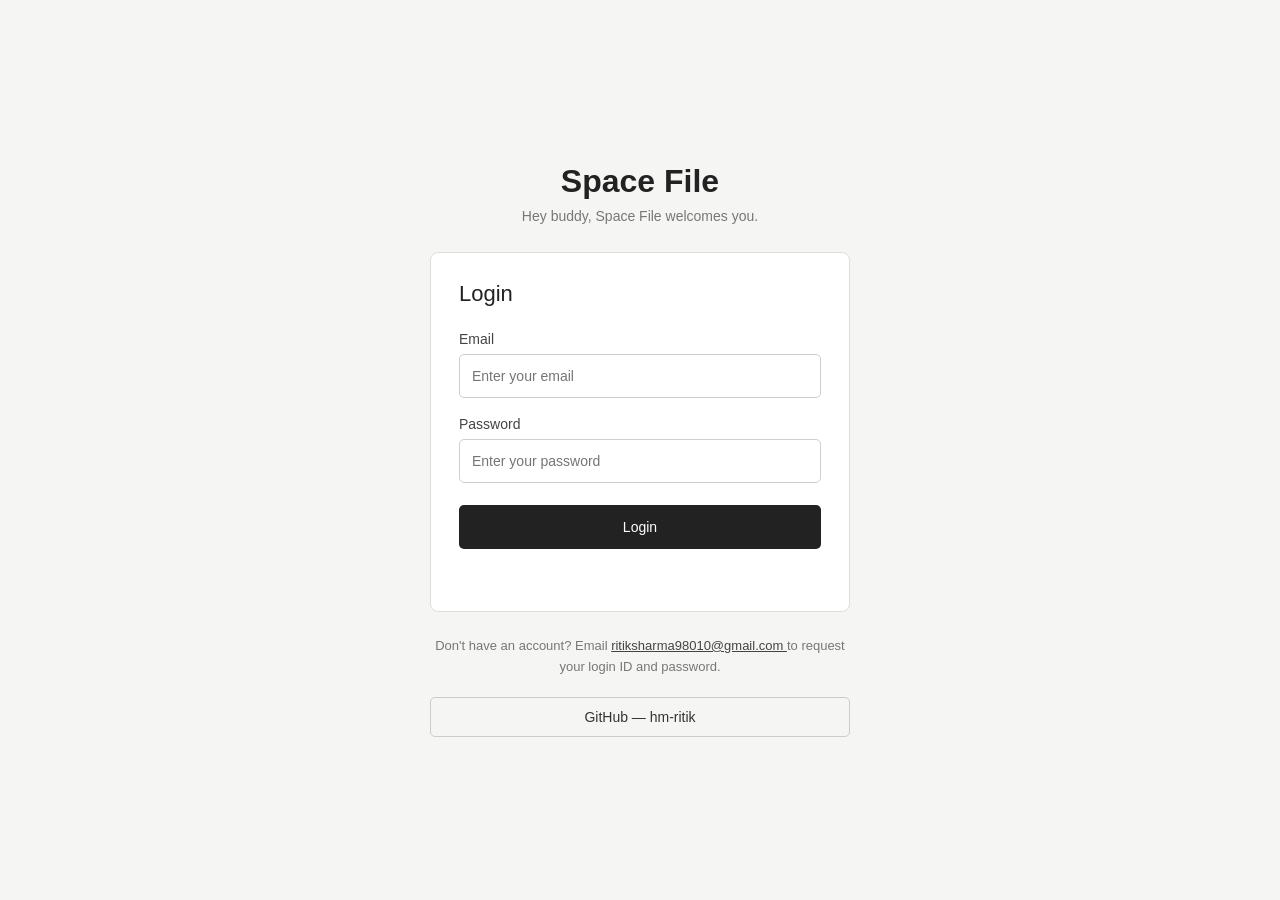
<file: frontend/app/index.html>
<!DOCTYPE html>
<html lang="en">
<head>
    <meta charset="UTF-8">
    <meta name="viewport" content="width=device-width, initial-scale=1.0">

    <title>Space File</title>

    <link rel="stylesheet" href="css/style.css">
</head>

<body>

    <main class="auth-page">

        <section class="login-container">

            <div class="brand">
                <h1>Space File</h1>
                <p>Hey buddy, Space File welcomes you.</p>
            </div>

            <div class="login-card">

                <h2>Login</h2>

                <form id="loginForm">

                    <div class="form-group">
                        <label for="email">Email</label>

                        <input
                            type="email"
                            id="email"
                            placeholder="Enter your email"
                            autocomplete="email"
                            required
                        >
                    </div>

                    <div class="form-group">
                        <label for="password">Password</label>

                        <input
                            type="password"
                            id="password"
                            placeholder="Enter your password"
                            autocomplete="current-password"
                            required
                        >
                    </div>

                    <button type="submit" id="loginButton">
                        Login
                    </button>

                    <p id="loginMessage" class="message"></p>

                </form>

            </div>

            <p class="account-help">
                Don't have an account?
                Email
                <a href="mailto:ritiksharma98010@gmail.com">
                    ritiksharma98010@gmail.com
                </a>
                to request your login ID and password.
            </p>

            <a
                class="github-link"
                href="https://github.com/hm-ritik"
                target="_blank"
                rel="noopener noreferrer"
            >
                GitHub — hm-ritik
            </a>

        </section>

    </main>

    <script src="js/api.js"></script>
    <script src="js/auth.js"></script>

</body>
</html>
</file>
<file: frontend/app/css/style.css>
* {
    box-sizing: border-box;
    margin: 0;
    padding: 0;
}

body {
    font-family: Arial, Helvetica, sans-serif;
    background: #f5f5f3;
    color: #222;
}

.auth-page {
    min-height: 100vh;
    display: flex;
    justify-content: center;
    align-items: center;
    padding: 30px 20px;
}

.login-container {
    width: 100%;
    max-width: 420px;
}

.brand {
    text-align: center;
    margin-bottom: 28px;
}

.brand h1 {
    font-size: 32px;
    font-weight: 600;
    margin-bottom: 8px;
}

.brand p {
    color: #777;
    font-size: 14px;
}

.login-card {
    background: #ffffff;
    border: 1px solid #dedede;
    border-radius: 8px;
    padding: 28px;
}

.login-card h2 {
    font-size: 22px;
    font-weight: 500;
    margin-bottom: 24px;
}

.form-group {
    margin-bottom: 18px;
}

.form-group label {
    display: block;
    font-size: 14px;
    margin-bottom: 7px;
    color: #444;
}

.form-group input {
    width: 100%;
    height: 44px;
    padding: 0 12px;

    border: 1px solid #cfcfcf;
    border-radius: 5px;

    font-size: 14px;
    outline: none;

    background: #fff;
}

.form-group input:focus {
    border-color: #777;
}

#loginButton {
    width: 100%;
    height: 44px;

    border: none;
    border-radius: 5px;

    background: #222;
    color: white;

    font-size: 14px;
    cursor: pointer;

    margin-top: 4px;
}

#loginButton:hover {
    background: #333;
}

#loginButton:disabled {
    background: #999;
    cursor: not-allowed;
}

.message {
    min-height: 20px;
    margin-top: 14px;
    font-size: 14px;
}

.message.error {
    color: #c0392b;
}

.message.success {
    color: #26734d;
}

.account-help {
    text-align: center;
    color: #777;
    font-size: 13px;
    line-height: 1.6;

    margin-top: 24px;
}

.account-help a {
    color: #444;
    text-decoration: underline;
}

.github-link {
    display: block;
    width: 100%;

    margin-top: 20px;
    padding: 11px;

    text-align: center;

    border: 1px solid #ccc;
    border-radius: 5px;

    color: #333;
    text-decoration: none;

    font-size: 14px;
}

.github-link:hover {
    background: #eee;
}


/* ------------------------------
   Mobile
------------------------------ */

@media (max-width: 500px) {

    .auth-page {
        padding: 20px 15px;
    }

    .login-card {
        padding: 22px;
    }

    .brand h1 {
        font-size: 28px;
    }
}


/* =========================================
   DASHBOARD
========================================= */

.dashboard-layout {
    min-height: 100vh;
    display: flex;
    background: #f5f5f3;
}


/* =========================================
   SIDEBAR
========================================= */

.sidebar {
    width: 220px;
    min-height: 100vh;

    background: #ffffff;
    border-right: 1px solid #dedede;

    padding: 24px 14px;

    display: flex;
    flex-direction: column;
}

.sidebar-brand {
    padding: 0 10px 30px;
}

.sidebar-brand h2 {
    font-size: 21px;
    font-weight: 600;
}

.sidebar-profile {
    display: flex;
    align-items: center;
    gap: 10px;

    width: 100%;

    border: none;
    background: transparent;

    padding: 10px 10px 18px;
    margin-bottom: 12px;

    border-bottom: 1px solid #ebebe9;

    text-align: left;
    cursor: pointer;

    border-radius: 5px;
}

.sidebar-profile:hover {
    background: #f8f8f6;
}

.sidebar-profile.active .sidebar-profile-name {
    color: #222;
    font-weight: 600;
}

.sidebar-profile-avatar-wrap {
    width: 34px;
    height: 34px;

    flex-shrink: 0;
}

.sidebar-profile-avatar,
.sidebar-profile-placeholder {
    width: 34px;
    height: 34px;

    border-radius: 50%;
}

.sidebar-profile-avatar {
    object-fit: cover;
    display: none;
}

.sidebar-profile-placeholder {
    background: #eeeeec;

    display: flex;
    align-items: center;
    justify-content: center;

    font-size: 16px;
}

.sidebar-profile-name {
    font-size: 14px;
    font-weight: 500;
    color: #444;

    overflow: hidden;
    text-overflow: ellipsis;
    white-space: nowrap;
}

.sidebar-nav {
    display: flex;
    flex-direction: column;
    gap: 4px;
}

.nav-item {
    width: 100%;

    border: none;
    background: transparent;

    text-align: left;

    padding: 10px 12px;

    border-radius: 5px;

    font-size: 14px;
    color: #555;

    cursor: pointer;
}

.nav-item:hover {
    background: #f1f1ef;
    color: #222;
}

.nav-item.active {
    background: #eeeeec;
    color: #222;
    font-weight: 500;
}

.logout-button {
    margin-top: auto;

    width: 100%;

    padding: 10px 12px;

    border: 1px solid #d2d2d2;
    border-radius: 5px;

    background: #fff;

    color: #555;

    cursor: pointer;

    font-size: 14px;
}

.logout-button:hover {
    background: #f5f5f3;
    color: #222;
}


/* =========================================
   MAIN
========================================= */

.dashboard-main {
    flex: 1;

    max-width: 1100px;

    padding: 34px 40px;

    margin: 0 auto;
}

.dashboard-header {
    margin-bottom: 28px;
}

.dashboard-header h1 {
    font-size: 27px;
    font-weight: 600;
    margin-bottom: 6px;
}

.dashboard-header p {
    color: #777;
    font-size: 14px;
}


/* =========================================
   SECTIONS
========================================= */

.dashboard-section {
    display: none;
}

.active-section {
    display: block;
}


/* =========================================
   WELCOME
========================================= */

.welcome-box {
    background: #ffffff;

    border: 1px solid #dedede;
    border-radius: 7px;

    padding: 25px;

    margin-bottom: 20px;
}

.small-label {
    color: #888;
    font-size: 12px;
    margin-bottom: 6px;
}

.welcome-box h2 {
    font-size: 23px;
    font-weight: 500;
    margin-bottom: 8px;
}

.welcome-box p {
    color: #777;
    font-size: 14px;
}


/* =========================================
   STATS
========================================= */

.stats-grid {
    display: grid;

    grid-template-columns: repeat(2, 1fr);

    gap: 16px;

    margin-bottom: 28px;
}

.stat-card {
    background: #fff;

    border: 1px solid #dedede;
    border-radius: 7px;

    padding: 22px;
}

.stat-label {
    display: block;

    color: #777;

    font-size: 13px;

    margin-bottom: 10px;
}

.stat-card strong {
    font-size: 28px;
    font-weight: 500;
}

.stat-limit {
    color: #999;
    font-size: 13px;
    margin-left: 5px;
}


/* =========================================
   QUICK ACTIONS
========================================= */

.quick-actions {
    background: #fff;

    border: 1px solid #dedede;
    border-radius: 7px;

    padding: 22px;
}

.quick-actions h3 {
    font-size: 16px;
    font-weight: 500;

    margin-bottom: 16px;
}

.quick-action-row {
    display: flex;
    gap: 10px;
    flex-wrap: wrap;
}


/* =========================================
   SECTION HEADING
========================================= */

.section-heading {
    display: flex;

    align-items: center;
    justify-content: space-between;

    margin-bottom: 22px;
}

.section-heading h2 {
    font-size: 22px;
    font-weight: 500;

    margin-bottom: 5px;
}

.section-heading p {
    color: #777;
    font-size: 14px;
}

.file-count {
    font-size: 13px;
    color: #777;
}


/* =========================================
   BUTTONS
========================================= */

.primary-button,
.secondary-button,
.danger-button {
    border-radius: 5px;

    padding: 10px 15px;

    font-size: 14px;

    cursor: pointer;
}

.primary-button {
    border: none;

    background: #222;
    color: #fff;
}

.primary-button:hover {
    background: #333;
}

.secondary-button {
    border: 1px solid #ccc;

    background: #fff;
    color: #333;
}

.secondary-button:hover {
    background: #f2f2f0;
}

.danger-button {
    border: 1px solid #d8bebe;

    background: #fff;
    color: #a33;
}

.danger-button:hover {
    background: #faf0f0;
}

.button-row {
    display: flex;
    gap: 10px;
    margin-top: 14px;
}


/* =========================================
   UPLOAD
========================================= */

.upload-box {
    background: #fff;

    border: 1px solid #dedede;
    border-radius: 7px;

    padding: 20px;

    margin-bottom: 20px;
}

.upload-box label {
    display: block;

    font-size: 14px;

    margin-bottom: 10px;

    color: #555;
}

.upload-box input[type="file"] {
    display: block;

    width: 100%;

    margin-bottom: 14px;

    font-size: 13px;
}


/* =========================================
   FILE LIST
========================================= */

.file-list {
    display: flex;
    flex-direction: column;
    gap: 10px;
}

.file-card {
    background: #fff;

    border: 1px solid #dedede;
    border-radius: 7px;

    padding: 16px;

    display: flex;
    align-items: center;
    justify-content: space-between;

    gap: 15px;
}

.file-info {
    min-width: 0;
}

.file-name {
    font-size: 14px;
    font-weight: 500;

    overflow: hidden;
    text-overflow: ellipsis;
    white-space: nowrap;
}

.file-actions {
    display: flex;
    gap: 7px;
    flex-shrink: 0;
}

.file-action {
    padding: 7px 11px;

    border: 1px solid #ccc;
    border-radius: 4px;

    background: #fff;

    font-size: 12px;

    cursor: pointer;
}

.file-action:hover {
    background: #f2f2f0;
}

.file-action.delete {
    color: #a33;
}

.file-preview {
    margin-top: 15px;

    border-top: 1px solid #eee;

    padding-top: 15px;
}

.file-preview img {
    max-width: 100%;
    max-height: 500px;

    display: block;

    margin: 0 auto;
}

.file-preview iframe {
    width: 100%;
    height: 500px;

    border: none;
}


/* =========================================
   EMPTY STATE
========================================= */

.empty-state {
    background: #fff;

    border: 1px solid #dedede;
    border-radius: 7px;

    padding: 35px;

    text-align: center;

    color: #888;

    font-size: 14px;
}


/* =========================================
   PROFILE
========================================= */

.profile-page {
    max-width: 640px;
}

.profile-banner {
    height: 130px;

    border-radius: 7px 7px 0 0;

    background: linear-gradient(135deg, #2b2b2b 0%, #555 100%);
}

.profile-identity {
    background: #fff;

    border: 1px solid #dedede;
    border-top: none;

    padding: 0 25px 24px;

    text-align: center;
}

.profile-avatar-wrap {
    width: 110px;
    height: 110px;

    margin: 0 auto;

    /* pull the avatar up so it overlaps the banner above it */
    margin-top: -55px;

    border: 4px solid #fff;
    border-radius: 50%;

    background: #fff;
}

.profile-picture,
.profile-placeholder {
    width: 100%;
    height: 100%;

    border-radius: 50%;
}

.profile-picture {
    object-fit: cover;
    display: none;
}

.profile-placeholder {
    background: #eeeeec;

    display: flex;

    align-items: center;
    justify-content: center;

    font-size: 40px;
}

.profile-page-name {
    margin-top: 14px;

    font-size: 22px;
    font-weight: 600;
}

.profile-stats-row {
    display: flex;

    border: 1px solid #dedede;
    border-top: none;

    background: #fff;
}

.profile-stat {
    flex: 1;

    border: none;
    border-right: 1px solid #ebebe9;

    background: transparent;

    padding: 16px;

    cursor: pointer;

    display: flex;
    flex-direction: column;
    align-items: center;
    gap: 3px;
}

.profile-stat:last-child {
    border-right: none;
}

.profile-stat:hover {
    background: #f8f8f6;
}

.profile-stat strong {
    font-size: 19px;
    font-weight: 600;
}

.profile-stat span {
    font-size: 12px;
    color: #888;
}

.profile-picture-actions {
    background: #fff;

    border: 1px solid #dedede;
    border-top: none;
    border-radius: 0 0 7px 7px;

    padding: 22px;
}

.profile-picture-actions h3 {
    font-size: 16px;
    font-weight: 500;

    margin-bottom: 15px;
}


/* =========================================
   PASSWORD
========================================= */

.password-card {
    background: #fff;

    border: 1px solid #dedede;
    border-radius: 7px;

    padding: 25px;

    max-width: 520px;
}

.password-card .form-group {
    margin-bottom: 18px;
}

.password-card input {
    width: 100%;

    height: 42px;

    border: 1px solid #ccc;
    border-radius: 5px;

    padding: 0 11px;

    font-size: 14px;

    outline: none;
}

.password-card input:focus {
    border-color: #777;
}

.password-card label {
    display: block;

    font-size: 14px;

    margin-bottom: 7px;

    color: #444;
}


/* =========================================
   MESSAGES
========================================= */

.dashboard-message {
    display: none;

    padding: 10px 13px;

    border-radius: 5px;

    margin-bottom: 18px;

    font-size: 14px;
}

.dashboard-message.success {
    display: block;

    background: #edf7f0;
    border: 1px solid #c8e4d0;
    color: #26734d;
}

.dashboard-message.error {
    display: block;

    background: #faf0f0;
    border: 1px solid #e5caca;
    color: #a33;
}


/* =========================================
   MOBILE
========================================= */

@media (max-width: 700px) {

    .dashboard-layout {
        display: block;
    }

    .sidebar {
        width: 100%;
        min-height: auto;

        border-right: none;
        border-bottom: 1px solid #dedede;

        padding: 15px;
    }

    .sidebar-brand {
        padding: 5px 5px 15px;
    }

    .sidebar-nav {
        flex-direction: row;

        overflow-x: auto;

        padding-bottom: 4px;
    }

    .nav-item {
        width: auto;
        white-space: nowrap;
    }

    .logout-button {
        margin-top: 12px;
    }

    .dashboard-main {
        padding: 25px 15px;
    }

    .stats-grid {
        grid-template-columns: 1fr;
    }

    .file-card {
        align-items: flex-start;
        flex-direction: column;
    }

    .file-actions {
        width: 100%;
    }

    .file-action {
        flex: 1;
    }

    .profile-card {
        align-items: flex-start;
        flex-direction: column;
    }
}
</file>
